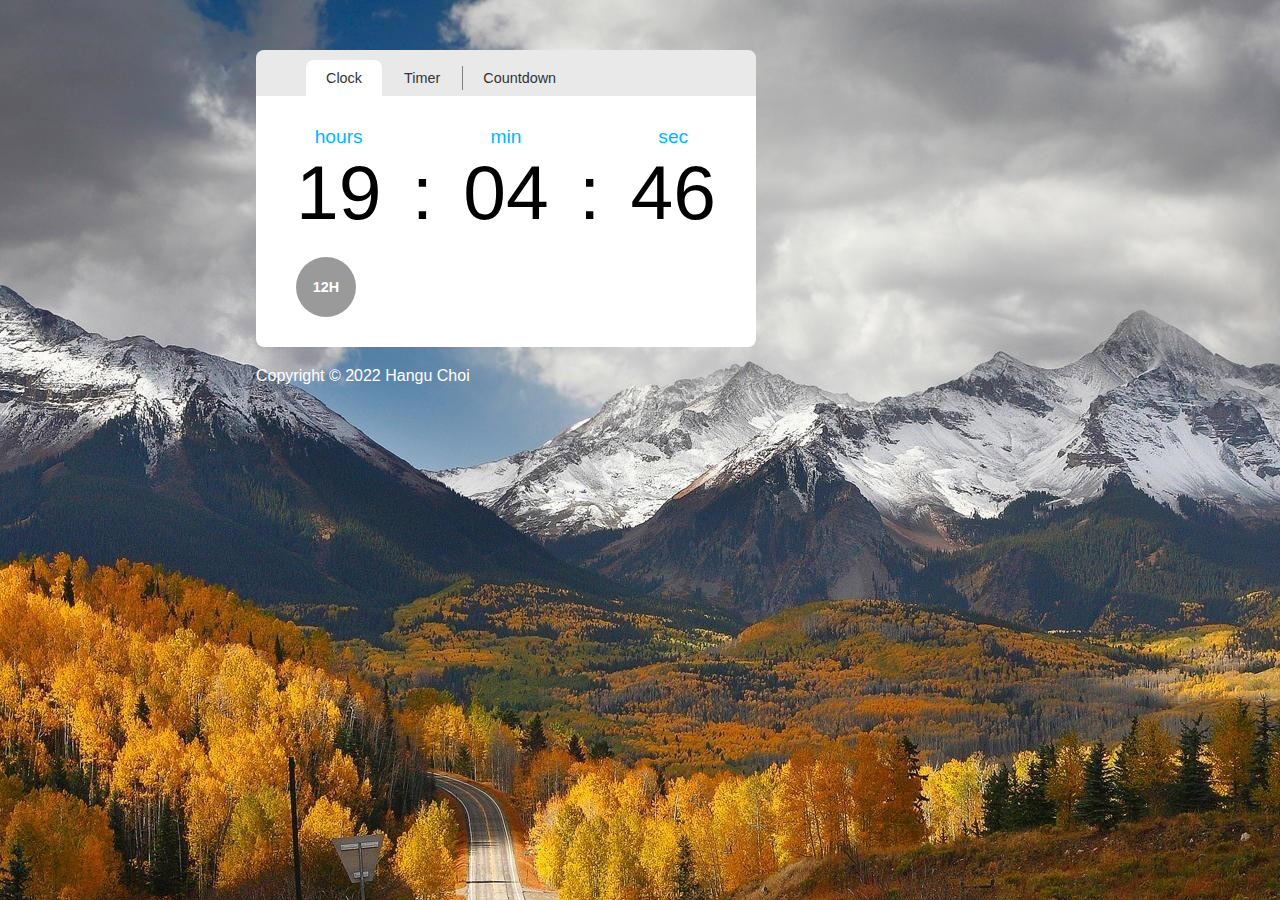
<file: clocks/index.html>
<!doctype html>
<html lang="en">
    <head>
        <title>C1lock App</title>
        <meta charset="utf-8" >
        <meta name="viewport" content="width=device-width, initial-scale=1.0">
        <link rel="stylesheet" href="main.css" >
    </head>
    <body>
        <div id="wrapper">
            <header>
                <nav>
                    <ul>
                      <li><a href="#" class="tab-btn" id="btn-clock" data-name="clock">Clock</a></li>
                      <li><a href="#" class="tab-btn" id="btn-timer" data-name="timer" >Timer</a></li>
                      <li><a href="#" class="tab-btn" id="btn-countdown" data-name="countdown">Countdown</a></li>
                    </ul>
                </nav>
            </header>
            <main>
                <div id="tabs">
                    <div id="clock" class="tab h24">
                        <div class="time-view fl">
                            <div class="am-pm-elm">
                                <label>&nbsp;</label>
                                <p class="am-pm"></p>
                            </div>
                            <div class="am-pm-elm">
                                <label></label>
                                <p>&nbsp;</p>
                            </div>
                            <div>
                                <label>hours</label>
                                <p class="hours">00</p>
                            </div>
                            <div>
                                <label>&nbsp;</label>
                                <p>:</p>
                            </div>
                            <div>
                                <label>min</label>
                                <p class="min">00</p>
                            </div>
                            <div>
                                <label>&nbsp;</label>
                                <p>:</p>
                            </div>
                            <div>
                                <label>sec</label>
                                <p class="sec">00</p>
                            </div>
                        </div>
                        <div class="control fl">
                            <button class="gray" id="clock-mode-btn">12h</button>
                        </div>
                    </div>
                    <div id="timer" class="tab">
                        <div class="time-view fl">
                            <div>
                                <label>days</label>
                                <p class="days">0</p>
                            </div>
                            <div>
                                <label></label>
                                <p>&nbsp;</p>
                            </div>
                            <div>
                                <label>hours</label>
                                <p class="hours">00</p>
                            </div>
                            <div>
                                <label>&nbsp;</label>
                                <p>:</p>
                            </div>
                            <div>
                                <label>min</label>
                                <p class="min">00</p>
                            </div>
                            <div>
                                <label>&nbsp;</label>
                                <p>:</p>
                            </div>
                            <div>
                                <label>sec</label>
                                <p class="sec">00</p>
                            </div>
                        </div>
                        <div class="control fl">
                            <button class="gray mark-reset-btn">Mark</button>
                            <button class="green start-stop-btn">Start</button>
                        </div>
                        <div>
                            <ol id="marks">
                                
                            </ol>
                        </div>
                    </div>
                    <div id="countdown" class="tab">
                        <div class="time-view fl">
                            <div>
                                <label>days</label>
                                <p class="days">0</p>
                            </div>
                            <div>
                                <label></label>
                                <p>&nbsp;</p>
                            </div>
                            <div>
                                <label>hours</label>
                                <p class="hours">00</p>
                            </div>
                            <div>
                                <label>&nbsp;</label>
                                <p>:</p>
                            </div>
                            <div>
                                <label>min</label>
                                <p class="min">00</p>
                            </div>
                            <div>
                                <label>&nbsp;</label>
                                <p>:</p>
                            </div>
                            <div>
                                <label>sec</label>
                                <p class="sec">00</p>
                            </div>
                        </div>
                        <div class="control">
                            <div class="samples">
                                <div class="fl">
                                    <button class="sample-button" data-id="christmas">
                                        12/25
                                    </button>
                                    <button class="sample-button" data-id="newyear">
                                        1/1
                                    </button>
                                    <button class="sample-button" data-id="victoria">
                                        5/24
                                    </button>
                                    <button class="sample-button">
                                        My time
                                    </button>
                                </div>
                                <div id="christmas" class="christmas sample" data-datetime="2022-12-24T17:00">
                                    <p>Countdown for Christmas Eve</p>
                                </div>
                                <div id="newyear" class="newyear sample" data-datetime="2023-01-01T00:01">
                                    <p>Countdown for New Year</p>
                                </div>
                                <div id="victoria" class="victoria sample" data-datetime="2023-05-23T07:00">
                                    <p>Countdown for Victoria Day</p>
                                </div>
                            </div>
                            <div>
                                <input type="datetime-local" />
                            </div>
                            <div>
                                <p class="error">Please select future time!</p>
                            </div>
                            <div class="fl">
                                <select id="timezone">
                                    <option value="America/Toronto">America/Toronto</option>
                                    <option value="Europe/London">Europe/London</option>
                                    <option value="Europe/Malta">Europe/Malta</option>
                                    <option value="Asia/Jerusalem">Asia/Jerusalem</option>
                                    <option value="Asia/Dubai">Asia/Dubai</option>
                                    <option value="Indian/Maldives">Indian/Maldives</option>
                                    <option value="Asia/Kolkata">Asia/Kolkata</option>
                                    <option value="Asia/Ho_Chi_Minh">Asia/Ho_Chi_Minh</option>
                                    <option value="Asia/Hong_Kong">Asia/Hong_Kong</option>
                                    <option value="Asia/Seoul">Asia/Seoul</option>
                                </select>
                                <button type="submit" class="gray start-reset-btn">
                                    Start
                                </button>
                            </div>
                        </div>
                    </div>
                </div>
            </main> 
            <footer>
                Copyright &copy; 2022 Hangu Choi
            </footer>
        </div>
    </body>
    <script type="text/javascript" src="common.js" ></script>
    <script type="text/javascript" src="clock.js" ></script>
    <script type="text/javascript" src="timer.js" ></script>
    <script type="text/javascript" src="countdown.js" ></script>
    
</html>
</file>
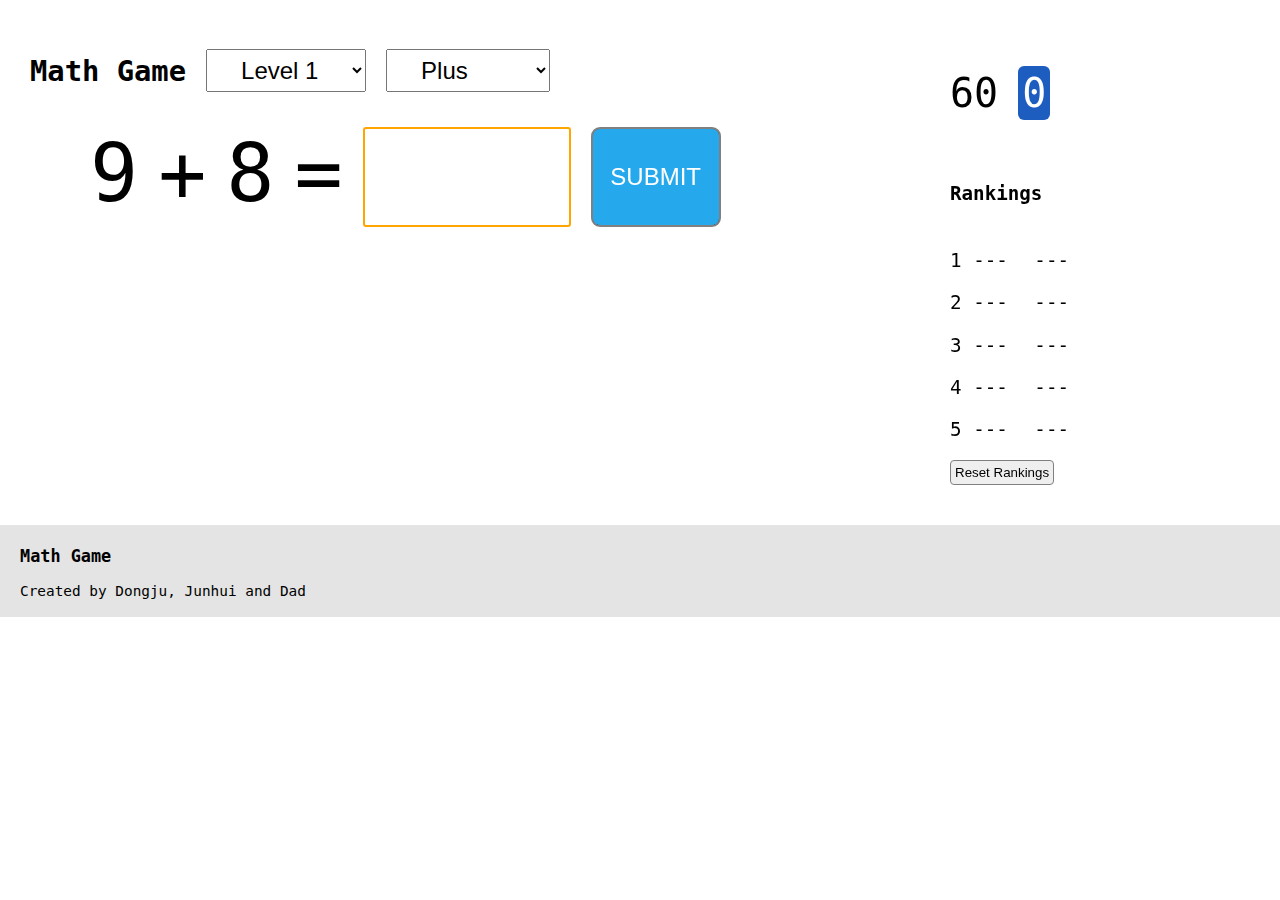
<file: math/index.html>
<!doctype html>
<html lang="en">
  <head>
    <meta charset="utf-8">
    <link rel="stylesheet" href="math.css">
    <script type="module" src="math.js"></script>
  </head>
  <body>
    <div id="container" class="fl">
      <div id="gameover">
        <p>GAME OVER</p>
        <div>
          <button id="restart">
            Restart
          </button>
        </div>
      </div>
      <main>
        <div class="fl jc-fs selector-wrap">
          <h2>Math Game</h2>
          <select id="level-selector">
            <option value="1">Level 1</option>
            <option value="2">Level 2</option>
            <option value="3">Level 3</option>
            <option value="4">Level 4</option>
            <option value="5">Level 5</option>
          </select>
          <select id="math-type-selector">
            <option value="plus">Plus</option>
            <option value="minus">Minus</option>
            <option value="multiply">Multiply</option>
            <option value="divide">Divide</option>
          </select>
        </div>

        <div class="fl jc-fs number-box">
          <div id="number_a"></div>
          <div id="math-symbol">-</div>
          <div id="number_b"></div>
          <div>=</div>
          <div>
            <input type="text" id="answer" placeholder="" autocomplete="off"/>
          </div>
          <div>
            <button id="submit">Submit</button>
          </div>
        </div>
        <div class="fl jc-c notice-wrap">
          <div id="notice" ></div>
        </div>
      </main>
      <aside>
        <div class="fl jc-fs">
          <div id="countdown">
            <p class="sec">--</p>
          </div>
          <div id="cur-score">
            0
          </div>
        </div>
        <div class="high-score-container fl jc-fs">
          <h4>Rankings</h4>
          <div id="high-score">
          </div>
          <button id="reset-top-ranked">Reset Rankings</button>
        </div>
      </aside>
    </div>
    <footer>
        <h3>Math Game</h3>
        <p class="desc">Created by Dongju, Junhui and Dad</p>
    </footer>
  </body>

</html>
</file>
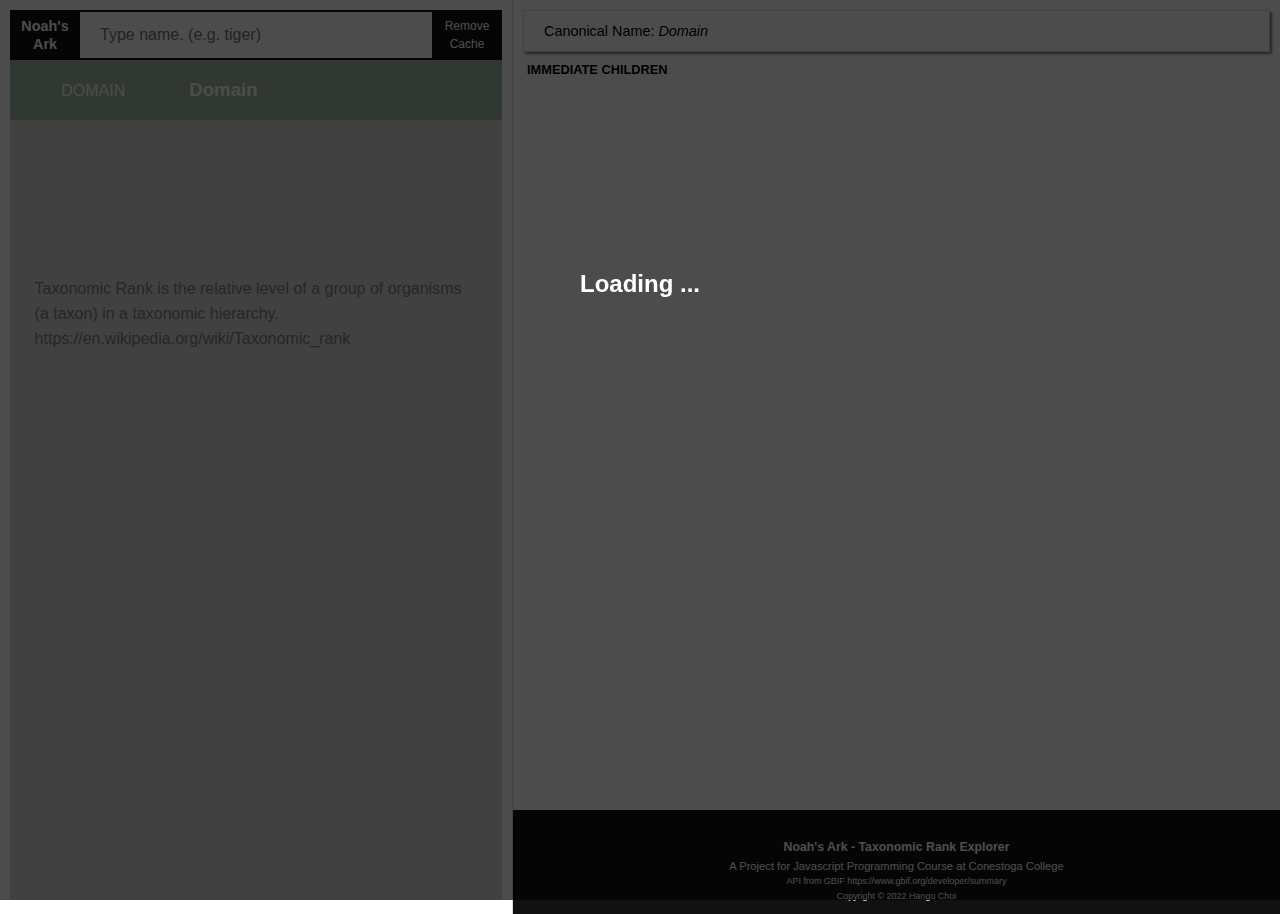
<file: texa/index.html>
<!doctype html>
<html lang="en">
    <head>
        <title>Noah's Ark - Taxonomic Rank Explorer</title>
        <meta charset="utf-8" >
        <meta name="viewport" content="width=device-width, initial-scale=1.0">
        <link rel="stylesheet" href="main.css" >
    </head>
    <body>
        <div id="wrapper">
            <div id="overlay">
                <p>loading ...</p>
            </div>
            <div id="outer">
                <header>
                    <div class="search-wrap fl">
                        <div class="logo">
                            <p>Noah's</p>
                            <p>Ark</p>
                        </div>
                        <input type="search" id="search" placeholder="Type name. (e.g. tiger)"/>
                        <button id="remove-cache-btn" class="setting">
                            <p>Remove</p>
                            <p>Cache</p>
                        </button>
                        <ul id="suggest-container">

                        </ul>
                    </div>
                    <nav>
                        <ul id="above-ranks">

                        </ul>
                    </nav>
                    <div class="whitespace">
                        <div>
                            <p>
                                Taxonomic Rank is the relative level of a group of organisms (a taxon) in a taxonomic hierarchy. 
                            </p>
                            <p>
                                https://en.wikipedia.org/wiki/Taxonomic_rank
                            </p>
                        </div>
                    </div>
                </header>
                <div id="inner">
                    <main>
                        <div class="detail-wrap">
                            <div id="detail">
                            </div>
                            <ul id="detail-images" class="child-images">
                            </ul>
                        </div>
                        <h4>immediate children</h4>
                        <ul id="result-container">

                        </ul>
                        <div class="control">
                            <button id="more-btn">
                                more
                            </button>
                        </div>
                    </main>
                    <footer>
                        <p class="app-name">Noah's Ark - Taxonomic Rank Explorer</p>
                        <p>A Project for Javascript Programming Course at Conestoga College</p>
                        <p class="desc">API from GBIF https://www.gbif.org/developer/summary</p>
                        <p class="desc">Copyright &copy; 2022 Hangu Choi</p>
                    </footer>
                </div>
                
            </div>
            
        </div>
        <script src="main.js" ></script>
    </body>    
</html>
</file>
<file: clocks/main.css>
:root {
  --color-blue: #00b7ff;
}
* {
  box-sizing: border-box;
  margin: 0;
  padding: 0;
  border: none;
  font-family: roboto, Arial, sans-serif;
}
body {
    background-image: url("background_mobile.jpg");
    background-position: top center;
    background-repeat: no-repeat;
}
#wrapper {
    padding: 50px 4vw;
}
header, main {
    max-width: 420px;
}
.fl {
    display: flex;
    justify-content: space-between;
}
button {
    cursor: pointer;
}

nav ul {
  display: flex;
  list-style-type: none;
  justify-content: flex-start;
  background-color: #e9e9e9;
  padding: 10px 2vw 0 4vw;
  border-radius: 8px 8px 0px 0px;
}
nav ul li {
  padding: 6px 0;
  margin-right: 2px;
  border-radius: 8px 8px 0px 0px;
  background-color: #e9e9e9;
}
nav ul li.active {
  background-color: #fff;
}
nav li.active a, nav li.active + li a {
  border-left: none;
}
nav ul a {
  display: inline-block;
  padding: 4px 20px;
  color: #333;
  text-decoration: none;
  border-left: 1px solid gray;
  font-size: .9em;
}
nav ul li:first-child a {
  border-left: none;    
}

.tab {
  background-color: #fff;
  padding: 10px;
  border-radius: 0px 0px 8px 8px;
  display: none;
}
.tab > div {
    margin: 20px 0;
}


.time-view div {
    display: flex;
    flex-direction: column;
}

.time-view p {
    font-size: 3em;    
}
.time-view label {
    font-size: 0.8em;    
    text-align: center;
    color: var(--color-blue);
}


#clock .am-pm-elm {
    display: none;
}
#clock .am-pm {
    text-transform: uppercase;
}
#clock.h24 .time-view p {
    font-size: 4em;    
}

.control button {
    width: 60px;
    height: 60px;
    font-size: 0.9em;
    border-radius: 30px;
    color: #fff;
    font-weight: 600;
    text-transform: uppercase;
}
.control button.green {
    background-color: #026102;
    color: #00fd00;
}
.control button.red {
    background-color: #6d0808;
    color: #ff6060;
}
.control button.gray {
    background-color: #9a9a9a;
    color: white;
}
.control button.disabled {
    background-color: #dedede;
    color: #f3f3f3;
}


#marks {
    display: flex;
    flex-direction: column;
    max-height: 150px;
    overflow: scroll;
}
.mark {
    border-bottom: 1px solid #ddd;
    padding: 5px 0;
}
.mark:first-child {
    color: var(--color-blue);
}

#countdown .control > div {
    margin: 10px 0;
}
#countdown .sample-button {
    width: 44px;
    height: 44px;
    font-size: 0.8em;
    color: #fff;
    font-weight: 500;
    text-transform: none;
    background-color: #00b7ff69;
    
}
#countdown .samples > div:first-child{
    margin-bottom: 4px;
}
#countdown .sample-button.active {
    box-shadow: inset 2px 2px 2px #807e7e;
    border: 1px solid #807e7e;
    font-weight: 600;
    background-color: #00b7ffb3;
}
#countdown input {
    border: 1px solid var(--color-blue);
    border-radius: 4px;
    padding: 2px;
    font-size: 1.1em;
    width: 100%;
}
#countdown .sample {
    position: relative;
    background-position: center center; 
    background-repeat: no-repeat;
    background-size: cover;
    height: 180px;
    display: none;
}
#countdown .sample.active {
    display: block;
}

#countdown .sample p {
    color: #fff;
    position: absolute;
    top: 60%;
    left: 10%;
    width: 60%;
    font-size: 1.4em;
    font-weight: 500;
}

#countdown .sample.christmas {
    background-image: url(https://cdn.shopify.com/s/files/1/1199/7260/t/7/assets/christmas-eve-images.jpg);
}

#countdown .sample.victoria {
    background-image: url(http://time.astrosage.com/images/festival/canada/happy-victoria-day.jpg);
    box-shadow: inset 0 0 0 2000px rgb(51 51 51 / 40%);
}

#countdown .sample.newyear {
    background-image: url("https://www.tripsavvy.com/thmb/yLLA-L53F7_SqpAnbv01gUERs9c=/950x0/filters:no_upscale():max_bytes(150000):strip_icc():format(webp)/GettyImages-500128888-5a395f2722fa3a003692b5f4.jpg");
    box-shadow: inset 0 0 0 2000px rgb(51 51 51 / 50%);
}
#countdown #timezone {
    border: 1px solid var(--color-blue);
    width: 70%;
    border-radius: 4px;
    padding: 2px;
    font-size: 1.1em;
}
#countdown .error {
    color: #c50404;
    display: none;
}

#countdown .error {
    color: #c50404;
    display: none;
}
footer {
    color: #fff;
    padding-top: 20px;
}



@media all and (min-width: 768px){
    body {
        /*
          image source: https://wallpapercave.com/wp/wp4679485.jpg
        */
        background-image: url(background_desktop.jpg);
    }
    #wrapper {
        padding: 50px 20vw;
    }
    header, main {
        max-width: 500px;
    }   
    .tab {
        padding: 10px 40px;
    }
    nav ul {
      padding: 10px 0 0 50px;
    }
    .time-view p {
        font-size: 3.8em;
    }
    .time-view label {
        font-size: 1.2em;    
    }
    #clock.h24 .time-view p {
        font-size: 4.8em;    
    }
    #countdown .sample {
        height: 240px;
    }
}
</file>
<file: math/math.css>
:root {
  --notice-transition-time: 3s;
  --notice-transition-timing-function: ease-out
  /* --notice-transition-timing-function: linear */
}
body {
    margin: 0;
    padding: 0;
    font-family: monospace;
    font-size: 1.2rem;
}
main {
  min-height: 300px;
}
aside {
  width: 300px;
  height: 100%;
  padding: 10px;
}
.fl {
  display: flex;
  justify-content: space-between;
  align-items: center;
}
.fl.jc-fs {
  justify-content: flex-start;
}
.fl.jc-c {
  justify-content: center;
}å
.sm{
  font-size: 0.8rem;
}
#container {
  position: relative;
  padding: 20px;
  align-items: flex-start;
}
.selector-wrap {
  padding: 10px;
}
.selector-wrap > select{
  font-size: 1.5rem;
  padding: 6px 30px;
  margin-left: 20px;
}

/* Math */
.number-box{
  /* font-size: 100px; */
  font-size: 5rem;
  padding: 5px 60px;
}
.number-box > div {
  padding: 0 10px;
  height: 100px;
  display: flex;
  flex-direction: row;
}
#answer {
  height: auto;
  text-align: center;
  font-size: 80px;
  width: 200px;
  outline: auto;
  outline-color: orange;
}
#submit {
  height: auto;
  text-align: center;
  font-size: 1.5rem;
  width: 130px;
  outline: auto;
  outline-color: gray;
  background-color: #26a9ec;
  color: #fff;
  text-transform: uppercase;
  border-radius: 8px;
  cursor: pointer;
}
.notice-wrap{
  /* height: 300px; */
  padding: 20px 0;
}
#notice {
  text-transform: capitalize;
  width: 500px;
  font-size: 30px;
  padding: 30px 60px;

  /* fade away */
  visibility: hidden;
  opacity: 0;
  -webkit-transition: visibility var(--notice-transition-time), opacity var(--notice-transition-time) var(--notice-transition-timing-function);
  -moz-transition: visibility var(--notice-transition-time), opacity var(--notice-transition-time) var(--notice-transition-timing-function);
  -ms-transition: visibility var(--notice-transition-time), opacity var(--notice-transition-time) var(--notice-transition-timing-function);
  -o-transition: visibility var(--notice-transition-time), opacity var(--notice-transition-time) var(--notice-transition-timing-function);
  transition: visibility var(--notice-transition-time), opacity var(--notice-transition-time) var(--notice-transition-timing-function);
}
#notice.active {
  visibility: visible;
  opacity: 1;
  -webkit-transition: visibility 0s, opacity 0s linear;
  -moz-transition: visibility 0s, opacity 0s linear;
  -ms-transition: visibility 0s, opacity 0s linear;
  -o-transition: visibility 0s, opacity 0s linear;
  transition: visibility 0s, opacity 0s linear;
}
.correct {
  background-color: #1fc41a;
  color: green;
}
.wrong {
  background-color: red;
  color: yellow;
}


/* Countdown */
#countdown .sec, #cur-score {
  font-size: 2.5rem;
}

/* Score */
#cur-score {
  color: #fff;
  margin-left: 20px;
  background-color: #1d5dc0;
  padding: 4px;
  border-radius: 6px;
}
/* #score {
  width: 100px;
  text-align: center;
  border: none;
  /* border: 2px solid #007eff;
  border-radius: 5px; */

} */
#high-score {
  min-height: 50px;
}
.high-score-container {
  flex-direction: column;
  align-items: flex-start;
}
#reset-top-ranked {
  /* background-color: #fff; */
  border: 1px solid gray;
  margin-right: 20px;
  padding: 4px;
  border-radius: 4px;
}
.player {
  display: inline-block;
  padding-right: 15px;
}
#gameover {
  display: none;
  font-family: monospace;
  width: 200px;
  height: 50px;
  text-align: center;
  line-height: 50px;
  font-size: 2.2em;
  position: absolute;
  margin: 0 auto;
  left: calc(50% - 100px);
  top: 250px;
  z-index: 999;
}
#restart {
  text-transform: uppercase;
  font-size: 1.4rem;
  padding: 10px;
  border-radius: 8px;
  cursor: pointer;
}

footer {
  background-color: #e4e4e4;
  margin-top: 10px;
  padding: 4px 20px;
  font-size: .9rem;
}

@media all and (max-width: 1024px){
  #container {
    display: block;
  }
}
</file>
<file: texa/main.css>
:root {
    --color-black: #111111;
    --color-gray: #dadada;
    --header-row-height-px: 40px;  /* This value is used in main.js */
}
* {
    box-sizing: border-box;
    margin: 0;
    padding: 0;
    border: none;
    font-family: Roboto, Arial, sans-serif;
}
.fl{
    display: flex;
    justify-content: space-between;
}
.b-sdw {
    box-shadow: 1px 2px 2px var(--color-gray);
}
li {
    list-style-type: none;
}
button {
    cursor: pointer;
}
h4 {
    text-transform: uppercase;
    font-size: 0.8em;
    padding: 10px 0 4px 4px;
}


#outer {
    display: block;
}
header {
    position: fixed;
    top: 0;
    left: 0;
    z-index: 3;
    width: 100%;
    box-shadow: 1px 2px 2px var(--color-gray);
}
.whitespace {
    display: none;
    background-color: var(--color-gray);
    flex: 1 1 auto;
    position: relative;
}
.whitespace div {
    position: absolute;
    top: 20%;
    left: 50%;
    transform: translateX(-50%);
    width: 90%;
    word-break: break-all;
}
.whitespace p {
    color: gray;
    line-height: 25px;
}
#overlay {
    display: none;
    position: fixed;
    z-index: 4;
    top: 0;
    right: 0;
    left: 0;
    bottom: 0;
    background-color: rgba(0, 0, 0, 0.7);
}
#overlay.active {
    display: block;
} 
#overlay p {
    position: absolute;
    top: 30%;
    left: 50%;
    transform: translateX(-50%);
    color: #fff;
    text-transform: capitalize;
    font-size: 1.5em;
    font-weight: 600;
}
.search-wrap {
    height: var(--header-row-height-px);
    background-color: var(--color-black);
    padding: 2px 0;
    position: relative;
}
.search-wrap input {
    flex: 3 1 0px;
    padding-left: 20px;
    line-height: 36px;
    font-size: .9em;
}
.search-wrap .logo, .search-wrap .setting{
    flex: 1 1 0px;
    color: #fff;
    text-align: center;
    max-width: 70px;
    padding: 2px 0;
}
.search-wrap .logo p, .search-wrap .setting p {
    line-height: 16px;
    font-size: 0.8em;
}
.search-wrap .logo {
    font-weight: 600;
}
.search-wrap .setting {
    background-color: transparent;
}
#suggest-container {
    z-index: 3;
    position: absolute;
    width: 100%;
    top: 100%;
    background-color: #fff;
}
#suggest-container li {
    height: 25px;
}
#suggest-container button {
    width: 100%;
    height: 100%;
    text-align: left;
    padding: 0 10px;
    background-color: transparent;
    display: flex;
}
#suggest-container button:focus {
    outline:0;
}
#suggest-container li.active {
    background-color: var(--color-gray);
}
#suggest-container li p  {
    line-height: 25px;
}
#suggest-container li .rank  {
    font-size: 1em;
    display: inline-block;
    width: 25vw;
    text-transform: uppercase;
}
#suggest-container li .canonical-name {
    font-size: 1em;
    text-transform: capitalize;
}
#suggest-container li span.q {
    font-weight: 600;
}
main {
    min-height: 90vh;
}
#above-ranks {
    display: flex;
    flex-direction: column;
    align-items: flex-start;
}
#above-ranks li {
    width: 100%;
}
#above-ranks li button {
    height: var(--header-row-height-px);
    width: 100%;
    color: #fff;
    background-color: transparent;
    text-align: left;
    padding-left: 8vw;
}
#above-ranks li .rank {
    font-size: 1em;
    padding-right: 5px;
    display: inline-block;
    width: 25vw;
    text-transform: uppercase;
}
#above-ranks li .canonical-name {
    font-size: 1.2em;
    font-weight: 600;
    text-transform: capitalize;
}
#above-ranks li.rank-domain {
    background-color: #a6b7a6;
}
#above-ranks li.rank-kingdom {
    background-color: #8bd08b;
}
#above-ranks li.rank-phylum {
    background-color: #5EBA5E;
}
#above-ranks li.rank-class {
    background-color: #3ab33a;
}
#above-ranks li.rank-order {
    background-color: #299629;
}
#above-ranks li.rank-family {
    background-color: #0D730D;
}
#above-ranks li.rank-genus {
    background-color: #004D00;
}
#above-ranks li.rank-species {
    background-color: #002500;
}
.detail-wrap {
    border-top: 1px solid var(--color-gray);
    border: 1px solid var(--color-gray);
    box-shadow: 2px 2px 2px gray;
}
#detail {
    padding: 10px 0;
    
}
#detail p {
    padding: 2px 0 2px 8vw;
    text-transform: capitalize;
    font-size: 0.9em;
}
#detail .canonical {
    font-style: italic;
}
#detail .common {
    font-weight: 600;
}

#result-container > li, #detail-images > li {
    position: relative;
    margin: 1px 0;
}
#result-container .nodata {
    padding: 4px;
    color: var(--color-black);
    font-size: 0.9em;
}
.desc-wrap {
    position: absolute;
    bottom: 0px;
    top: 0px;
    left: 0;
    color: #fff;
    text-transform: capitalize;
    background-color: rgba(0, 0, 0, 0.5);
    padding: 8px 12px;
}
.desc-wrap .rank {
    font-size: 0.8em;
    text-transform: uppercase;
}
.desc-wrap .canonical-name {
    font-size: 1.5em;
    font-weight: 600;
    text-transform: capitalize;
}
.child-images {
    display: flex;
    justify-content: flex-start;
    width: 100%;
    overflow: scroll;
}
.child-images > li {
    padding: 0 1px; 
    height: 100px;
}
.child-images > li img {
    width: auto;
    height: 100%;
}
.control {
    display: flex;
    justify-content: flex-start;
    padding: 5px 0;
}
#more-btn {
    display: none;
    font-size: 1.2em;
    background-color: var(--color-gray);
    color: #272727;
    text-transform: uppercase;
    width: 100%;
    height: 30px;
}
#more-btn.active {
    display: block;
}
footer {
    padding: 30px 0 10px 0;
    background-color: var(--color-black);
    text-align: center;
    color: #fff;
    font-size: 0.7em;
}
footer p.app-name{
    padding-bottom: 4px;
    font-size: 1.1em;
    font-weight: 600;
}
footer p {
    line-height: 15px;
}
footer .desc{
    font-size: 0.8em;
}

@media only screen and (min-width: 768px){
    #outer {
        display: flex;
    }
    header {
        z-index: 1;
        width: 40%;
        top: 0;
        left: 0;
        height: 100%;
        box-shadow: none;
        padding: 10px 10px 0 10px;
        display: flex;
        flex-direction: column;
    }
    #inner {
        width: 60%;
        margin-left: 40%;
        overflow: hidden;
        border-left: 1px solid var(--color-gray);
    }
    main {
        padding: 10px;
    }
    .search-wrap {
        height: 50px;
    }
    #above-ranks li button {
        height: 60px;
    }
    .whitespace{
        display: block;
    }
    .search-wrap input {
        font-size: 1.0em;
        line-height: 46px;
    }
    .search-wrap .logo, .search-wrap .setting{
        padding: 5px 0;
    }
    .search-wrap .logo p, .search-wrap .setting p {
        line-height: 18px;
        font-size: 0.9em;
    }
    .search-wrap .setting button {
        height: 50px;
    }
    #above-ranks li button {
        padding-left: 4vw;
    }
    #above-ranks li .rank {
        font-size: 1.2em;
        width: 10vw;
    }
    #above-ranks li .canonical-name {
        font-size: 1.4em;
    }
    #suggest-container li {
        height: 30px;
    }
    #suggest-container li p  {
        line-height: 30px;
    }
    #suggest-container li .rank  {
        width: 100px;
        font-size: 1.2em;
    }
    #suggest-container li .canonical-name {
        font-size: 1.2em;
    } 
    #suggest-container li .common-name {
        font-size: 1.2em;
        padding-left: 20px;
    }
    #detail p {
        padding: 2px 0 2px 20px;
    }
    .child-images > li {
        height: 120px;
    }
    
}
</file>
